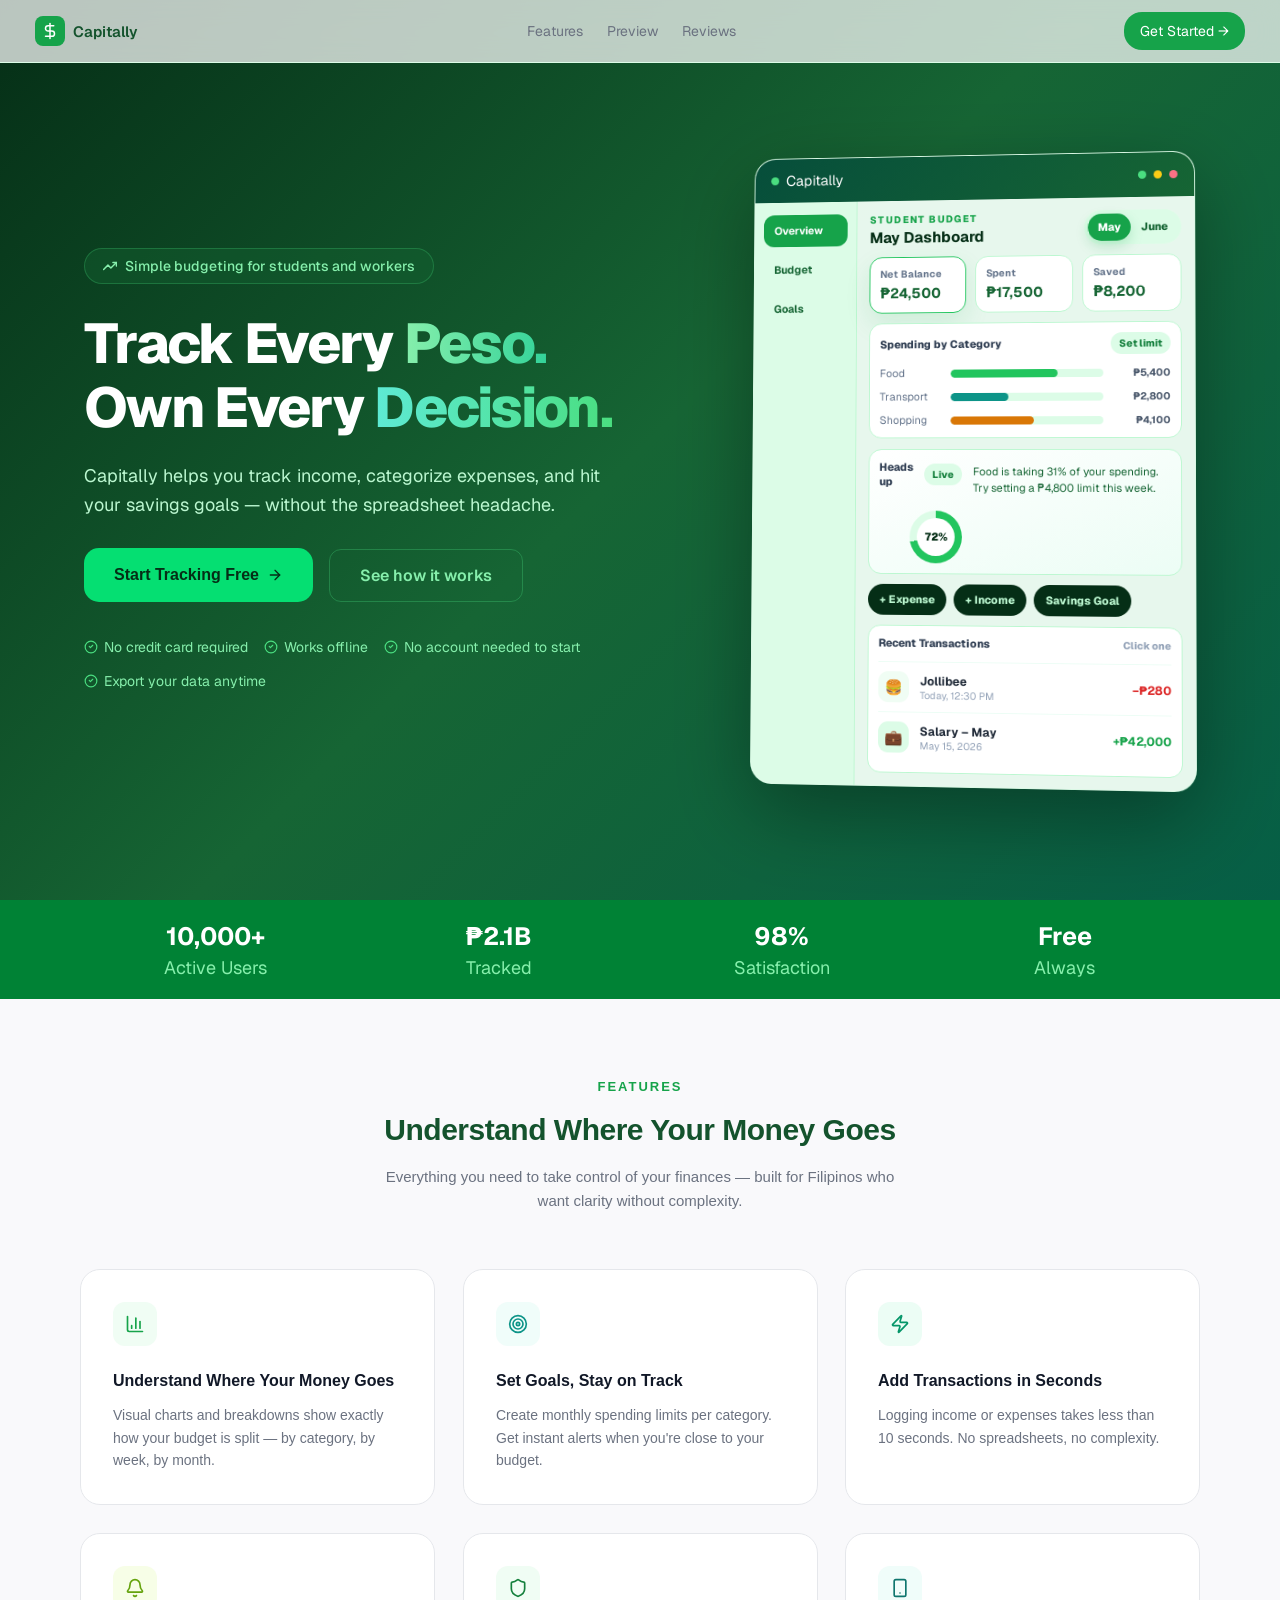
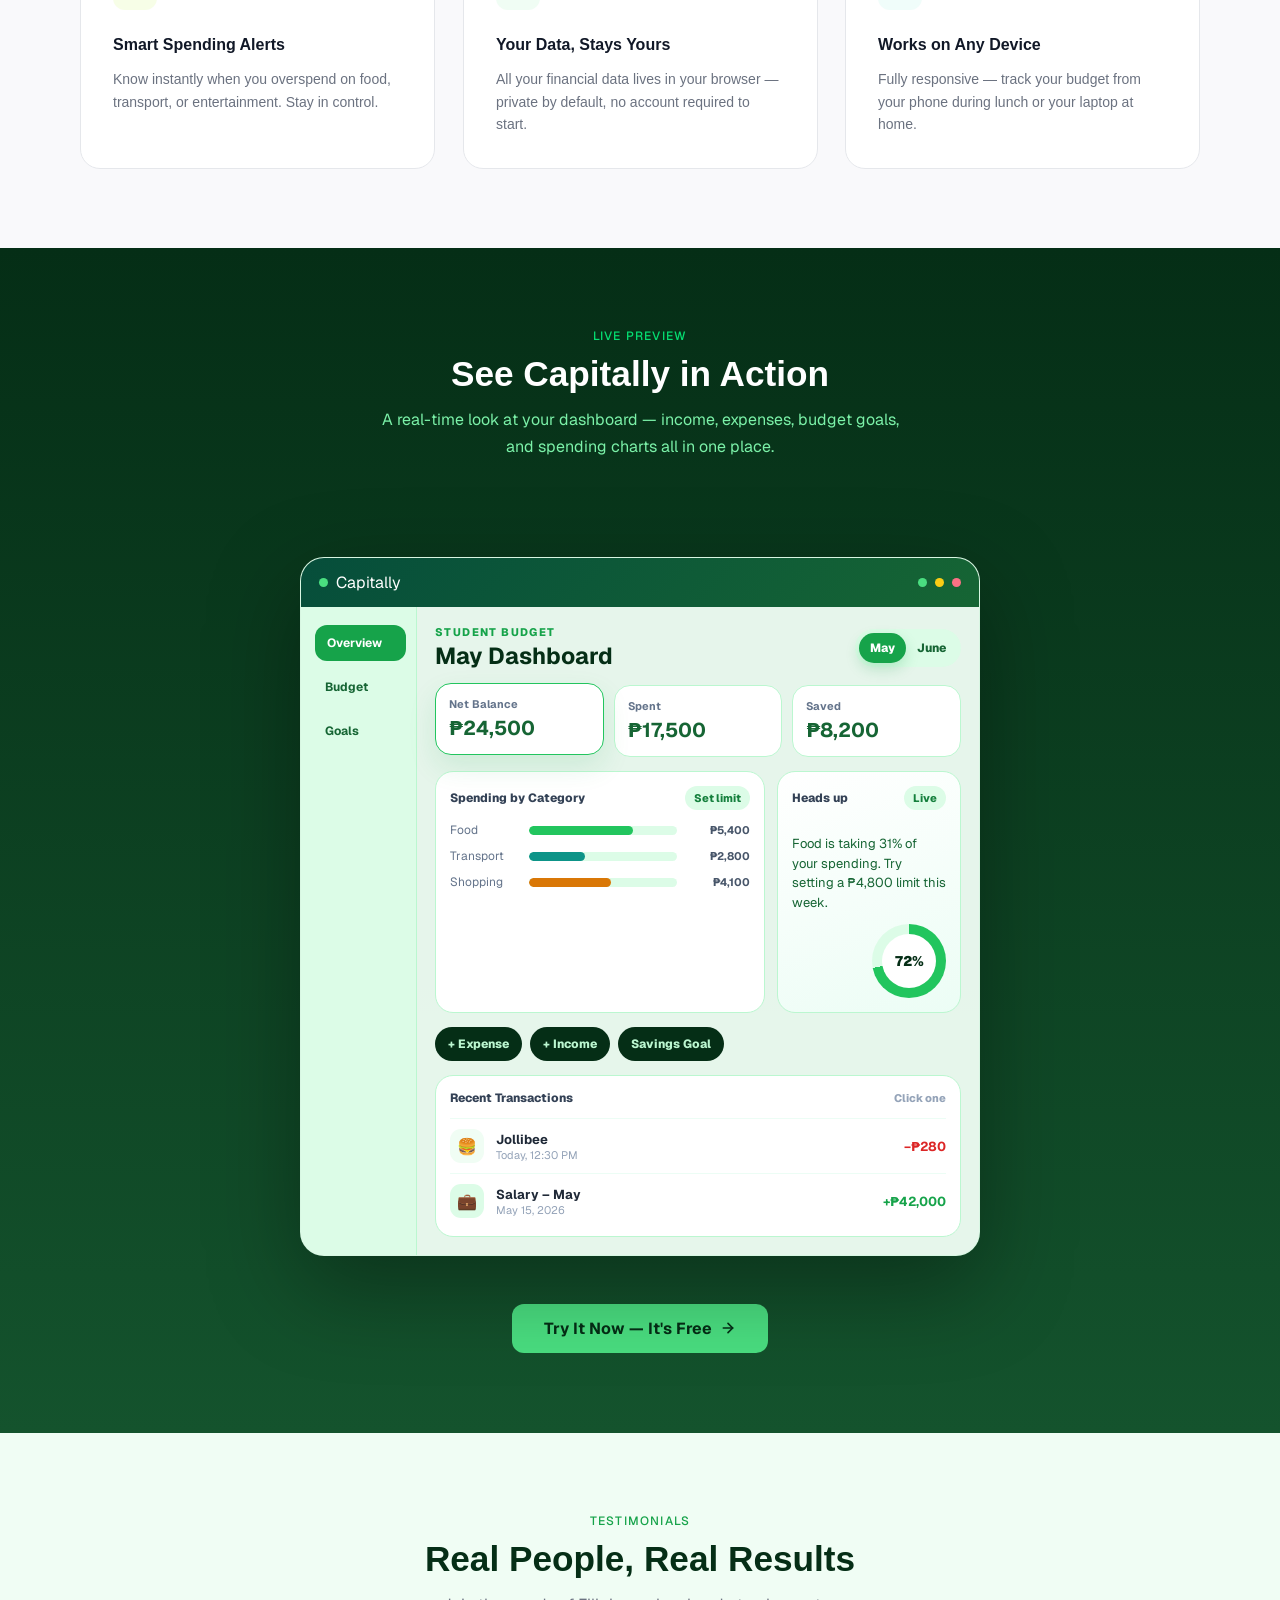
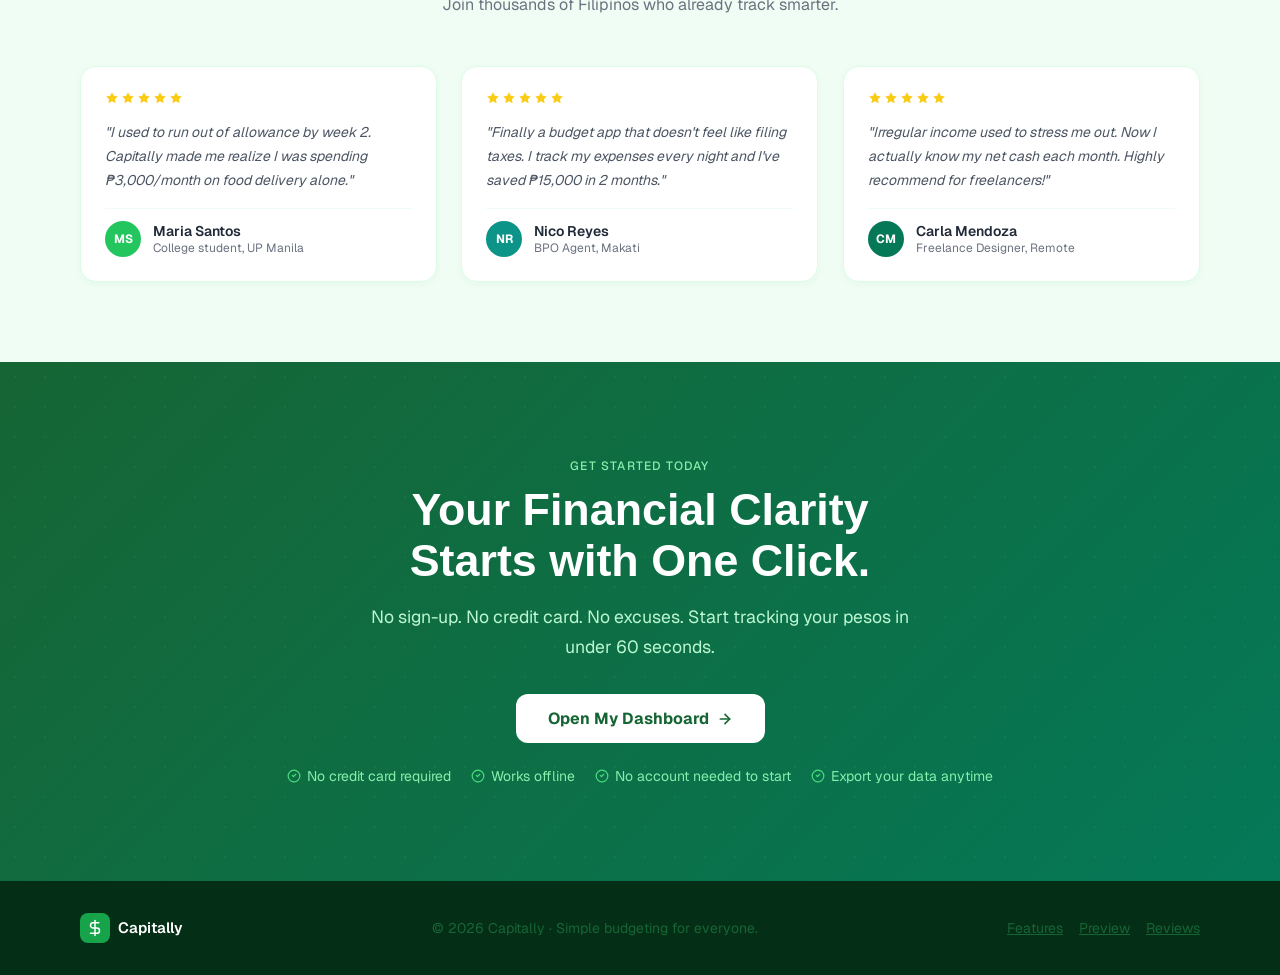
<file: index.html>
﻿<!doctype html>
<html lang="en">
  <head>
    <meta charset="UTF-8" />
    <meta name="viewport" content="width=device-width, initial-scale=1.0" />
    <title>Capitally</title>
    <link rel="stylesheet" href="style.css" />
    <link rel="icon" type="image/png" sizes="32x32" href="favicon_io/favicon-32x32.png" />
    <link rel="icon" type="image/png" sizes="16x16" href="favicon_io/favicon-16x16.png" />
    <link rel="apple-touch-icon" href="favicon_io/apple-touch-icon.png" />
    <link rel="manifest" href="favicon_io/site.webmanifest" />
  </head>
  <body>
    <!-- NAV BAR -->
    <nav class="navbar">
      <div class="nav-inner">
        <div class="nav-logo">
          <div class="logo-icon">
            <svg
              xmlns="http://www.w3.org/2000/svg"
              width="18"
              height="18"
              viewBox="0 0 24 24"
              fill="none"
              stroke="currentColor"
              stroke-width="2"
              stroke-linecap="round"
              stroke-linejoin="round"
            >
              <line x1="12" x2="12" y1="2" y2="22"></line>
              <path
                d="M17 5H9.5a3.5 3.5 0 0 0 0 7h5a3.5 3.5 0 0 1 0 7H6"
              ></path>
            </svg>
          </div>
          <span class="logo-text">Capitally</span>
        </div>
        <div class="nav-links">
          <a href="#features">Features</a>
          <a href="#preview">Preview</a>
          <a href="#Testimonials">Reviews</a>
        </div>
        <a href="dashboard.html" target="_blank" class="nav-btn">Get Started →</a>

        <!-- Hamburger button — visible only on mobile (controlled by CSS) -->
        <button id="hamburger-btn" class="hamburger-btn" aria-label="Open menu">
          <span></span>
          <span></span>
          <span></span>
        </button>
      </div>
    </nav>

    <!-- HERO SECTION -->
    <section class="hero-section" id="home">
      <div class="hero-inner">
        <!-- LEFT: Text Content -->
        <div class="hero-left">
          <a href="#" class="budget-pill anim-fade-up">
            <svg
              class="trend-icon"
              xmlns="http://www.w3.org/2000/svg"
              viewBox="0 0 24 24"
              fill="none"
              stroke="currentColor"
              stroke-width="2.5"
              stroke-linecap="round"
              stroke-linejoin="round"
            >
              <polyline points="23 6 13.5 15.5 8.5 10.5 1 18"></polyline>
              <polyline points="17 6 23 6 23 12"></polyline>
            </svg>
            <span class="pill-text"
              >Simple budgeting for students and workers</span
            >
          </a>

          <div class="hero-content anim-fade-up delay-1">
            <h1 class="hero-headline">
              Track Every <span class="text-gradient gradient-peso">Peso.</span
              ><br />
              Own Every
              <span class="text-gradient gradient-decision">Decision.</span>
            </h1>
            <p class="hero-subheadline">
              Capitally helps you track income, categorize expenses, and hit
              your savings goals — without the spreadsheet headache.
            </p>
          </div>

          <div class="cta-group anim-fade-up delay-2">
            <button
              class="btn-tracking"
              onclick="window.open('dashboard.html', '_blank')"
            >
              Start Tracking Free
              <span class="arrow-icon"></span>
            </button>
            <a href="#preview" class="btn-secondary">See how it works</a>
          </div>

          <div class="perks-container">
            <div class="perk-item anim-fade-up delay-4">
              <span class="icon-check"></span>No credit card required
            </div>
            <div class="perk-item anim-fade-up delay-5">
              <span class="icon-check"></span>Works offline
            </div>
            <div class="perk-item anim-fade-up delay-6">
              <span class="icon-check"></span>No account needed to start
            </div>
            <div class="perk-item anim-fade-up delay-7">
              <span class="icon-check"></span>Export your data anytime
            </div>
          </div>
        </div>
        <div class="hero-right">
          <div class="cap-mockup cap-mockup-hero" data-cap-mockup>
            <div class="cap-window-bar">
              <div class="cap-window-brand">
                <span class="cap-brand-dot"></span>
                <span>Capitally</span>
              </div>
              <div class="cap-window-actions" aria-hidden="true">
                <span></span><span></span><span></span>
              </div>
            </div>

            <div class="cap-app-shell">
              <aside class="cap-sidebar">
                <button
                  class="cap-nav-item is-active"
                  type="button"
                  data-panel="overview"
                >
                  Overview
                </button>
                <button class="cap-nav-item" type="button" data-panel="budget">
                  Budget
                </button>
                <button class="cap-nav-item" type="button" data-panel="goals">
                  Goals
                </button>
              </aside>

              <div class="cap-dashboard">
                <div class="cap-topline">
                  <div>
                    <span class="cap-kicker">Student Budget</span>
                    <h3 class="cap-title">May Dashboard</h3>
                  </div>
                  <div
                    class="cap-month-tabs"
                    aria-label="Choose dashboard month"
                  >
                    <button
                      class="cap-month is-active"
                      type="button"
                      data-month="may"
                    >
                      May
                    </button>
                    <button class="cap-month" type="button" data-month="june">
                      June
                    </button>
                  </div>
                </div>

                <div class="cap-summary-grid">
                  <button
                    class="cap-summary-card is-active"
                    type="button"
                    data-summary="balance"
                  >
                    <span>Net Balance</span>
                    <strong data-balance>₱24,500</strong>
                  </button>
                  <button
                    class="cap-summary-card"
                    type="button"
                    data-summary="spent"
                  >
                    <span>Spent</span>
                    <strong data-spent>₱17,500</strong>
                  </button>
                  <button
                    class="cap-summary-card"
                    type="button"
                    data-summary="saved"
                  >
                    <span>Saved</span>
                    <strong data-saved>₱8,200</strong>
                  </button>
                </div>

                <div class="cap-preview-grid">
                  <section class="cap-panel cap-chart-panel">
                    <div class="cap-panel-head">
                      <span>Spending by Category</span>
                      <button
                        class="cap-chip"
                        type="button"
                        data-action="budget"
                      >
                        Set limit
                      </button>
                    </div>
                    <div class="cap-bar-row">
                      <span>Food</span>
                      <div class="cap-bar-track">
                        <div class="cap-bar-fill" data-bar="food"></div>
                      </div>
                      <strong data-food>₱5,400</strong>
                    </div>
                    <div class="cap-bar-row">
                      <span>Transport</span>
                      <div class="cap-bar-track">
                        <div
                          class="cap-bar-fill teal"
                          data-bar="transport"
                        ></div>
                      </div>
                      <strong data-transport>₱2,800</strong>
                    </div>
                    <div class="cap-bar-row">
                      <span>Shopping</span>
                      <div class="cap-bar-track">
                        <div
                          class="cap-bar-fill amber"
                          data-bar="shopping"
                        ></div>
                      </div>
                      <strong data-shopping>₱4,100</strong>
                    </div>
                  </section>

                  <section class="cap-panel cap-insight-panel">
                    <div class="cap-panel-head">
                      <span>Heads up</span>
                      <span class="cap-live-dot">Live</span>
                    </div>
                    <p data-message>
                      Food is taking 31% of your spending. Try setting a ₱4,800
                      limit this week.
                    </p>
                    <div class="cap-progress-ring" aria-hidden="true">
                      <span data-score>72%</span>
                    </div>
                  </section>
                </div>

                <div class="cap-actions">
                  <button type="button" data-action="expense">+ Expense</button>
                  <button type="button" data-action="income">+ Income</button>
                  <button type="button" data-action="goal">Savings Goal</button>
                </div>

                <section class="cap-panel cap-transaction-panel">
                  <div class="cap-panel-head">
                    <span>Recent Transactions</span>
                    <span class="cap-muted">Click one</span>
                  </div>
                  <button
                    class="cap-transaction"
                    type="button"
                    data-transaction="food"
                  >
                    <span class="cap-txn-icon food">🍔</span>
                    <span
                      ><strong>Jollibee</strong
                      ><small>Today, 12:30 PM</small></span
                    >
                    <b>−₱280</b>
                  </button>
                  <button
                    class="cap-transaction"
                    type="button"
                    data-transaction="salary"
                  >
                    <span class="cap-txn-icon income">💼</span>
                    <span
                      ><strong>Salary – May</strong
                      ><small>May 15, 2026</small></span
                    >
                    <b class="income">+₱42,000</b>
                  </button>
                </section>
              </div>
            </div>
          </div>
        </div>
      </div>
    </section>

    <section class="stats">
      <div class="stats-grid">
        <div class="stat-item anim-pop delay-1">
          <p class="stat-number">10,000+</p>
          <p class="stat-label">Active Users</p>
        </div>

        <div class="stat-item anim-pop delay-2">
          <p class="stat-number">₱2.1B</p>
          <p class="stat-label">Tracked</p>
        </div>

        <div class="stat-item anim-pop delay-3">
          <p class="stat-number">98%</p>
          <p class="stat-label">Satisfaction</p>
        </div>

        <div class="stat-item anim-pop delay-4">
          <p class="stat-number">Free</p>
          <p class="stat-label">Always</p>
        </div>
      </div>
    </section>

    <!-- 2ND SECTION FEATURES -->
    <section id="features" class="features-section">
      <div class="features-container">
        <!-- Section Header -->
        <div class="features-header">
          <span class="features-badge anim-fade-up">Features</span>
          <h2 class="features-title anim-fade-up delay-1">
            Understand Where Your Money Goes
          </h2>
          <p class="features-subtitle anim-fade-up delay-2">
            Everything you need to take control of your finances — built for
            Filipinos who want clarity without complexity.
          </p>
        </div>

        <!-- Features Grid -->
        <div class="features-grid">
          <!-- Feature Card 1 -->
          <div class="feature-card anim-pop delay-1">
            <div class="icon-wrapper icon-chart"></div>
            <h4 class="card-title">Understand Where Your Money Goes</h4>
            <p class="card-description">
              Visual charts and breakdowns show exactly how your budget is split
              — by category, by week, by month.
            </p>
          </div>

          <!-- Feature Card 2 -->
          <div class="feature-card anim-pop delay-2">
            <div class="icon-wrapper icon-target"></div>
            <h4 class="card-title">Set Goals, Stay on Track</h4>
            <p class="card-description">
              Create monthly spending limits per category. Get instant alerts
              when you're close to your budget.
            </p>
          </div>

          <!-- Feature Card 3 -->
          <div class="feature-card anim-pop delay-3">
            <div class="icon-wrapper icon-zap"></div>
            <h4 class="card-title">Add Transactions in Seconds</h4>
            <p class="card-description">
              Logging income or expenses takes less than 10 seconds. No
              spreadsheets, no complexity.
            </p>
          </div>

          <!-- Feature Card 4 -->
          <div class="feature-card anim-pop delay-4">
            <div class="icon-wrapper icon-bell"></div>
            <h4 class="card-title">Smart Spending Alerts</h4>
            <p class="card-description">
              Know instantly when you overspend on food, transport, or
              entertainment. Stay in control.
            </p>
          </div>

          <!-- Feature Card 5 -->
          <div class="feature-card anim-pop delay-5">
            <div class="icon-wrapper icon-shield"></div>
            <h4 class="card-title">Your Data, Stays Yours</h4>
            <p class="card-description">
              All your financial data lives in your browser — private by
              default, no account required to start.
            </p>
          </div>

          <!-- Feature Card 6 -->
          <div class="feature-card anim-pop delay-6">
            <div class="icon-wrapper icon-smartphone"></div>
            <h4 class="card-title">Works on Any Device</h4>
            <p class="card-description">
              Fully responsive — track your budget from your phone during lunch
              or your laptop at home.
            </p>
          </div>
        </div>
      </div>
    </section>

    <!-- PREVIEW -->
    <section class="preview-section" id="preview">
      <div class="preview-inner">
        <div class="section-head">
          <span class="section-eyebrow anim-fade-up" style="color: #05df72"
            >Live Preview</span
          >
          <h2 class="section-title anim-fade-up delay-1" style="color: white">
            See Capitally in Action
          </h2>
          <p class="section-sub anim-fade-up delay-2" style="color: #7bf1a8">
            A real-time look at your dashboard — income, expenses, budget goals,
            and spending charts all in one place.
          </p>
        </div>

        <div class="preview-mockup-wrap anim-fade delay-1">
          <div class="cap-mockup cap-mockup-preview" data-cap-mockup>
            <div class="cap-window-bar">
              <div class="cap-window-brand">
                <span class="cap-brand-dot"></span>
                <span>Capitally</span>
              </div>
              <div class="cap-window-actions" aria-hidden="true">
                <span></span><span></span><span></span>
              </div>
            </div>

            <div class="cap-app-shell">
              <aside class="cap-sidebar">
                <button
                  class="cap-nav-item is-active"
                  type="button"
                  data-panel="overview"
                >
                  Overview
                </button>
                <button class="cap-nav-item" type="button" data-panel="budget">
                  Budget
                </button>
                <button class="cap-nav-item" type="button" data-panel="goals">
                  Goals
                </button>
              </aside>

              <div class="cap-dashboard">
                <div class="cap-topline">
                  <div>
                    <span class="cap-kicker">Student Budget</span>
                    <h3 class="cap-title">May Dashboard</h3>
                  </div>
                  <div
                    class="cap-month-tabs"
                    aria-label="Choose dashboard month"
                  >
                    <button
                      class="cap-month is-active"
                      type="button"
                      data-month="may"
                    >
                      May
                    </button>
                    <button class="cap-month" type="button" data-month="june">
                      June
                    </button>
                  </div>
                </div>

                <div class="cap-summary-grid">
                  <button
                    class="cap-summary-card is-active"
                    type="button"
                    data-summary="balance"
                  >
                    <span>Net Balance</span>
                    <strong data-balance>₱24,500</strong>
                  </button>
                  <button
                    class="cap-summary-card"
                    type="button"
                    data-summary="spent"
                  >
                    <span>Spent</span>
                    <strong data-spent>₱17,500</strong>
                  </button>
                  <button
                    class="cap-summary-card"
                    type="button"
                    data-summary="saved"
                  >
                    <span>Saved</span>
                    <strong data-saved>₱8,200</strong>
                  </button>
                </div>

                <div class="cap-preview-grid">
                  <section class="cap-panel cap-chart-panel">
                    <div class="cap-panel-head">
                      <span>Spending by Category</span>
                      <button
                        class="cap-chip"
                        type="button"
                        data-action="budget"
                      >
                        Set limit
                      </button>
                    </div>
                    <div class="cap-bar-row">
                      <span>Food</span>
                      <div class="cap-bar-track">
                        <div class="cap-bar-fill" data-bar="food"></div>
                      </div>
                      <strong data-food>₱5,400</strong>
                    </div>
                    <div class="cap-bar-row">
                      <span>Transport</span>
                      <div class="cap-bar-track">
                        <div
                          class="cap-bar-fill teal"
                          data-bar="transport"
                        ></div>
                      </div>
                      <strong data-transport>₱2,800</strong>
                    </div>
                    <div class="cap-bar-row">
                      <span>Shopping</span>
                      <div class="cap-bar-track">
                        <div
                          class="cap-bar-fill amber"
                          data-bar="shopping"
                        ></div>
                      </div>
                      <strong data-shopping>₱4,100</strong>
                    </div>
                  </section>

                  <section class="cap-panel cap-insight-panel">
                    <div class="cap-panel-head">
                      <span>Heads up</span>
                      <span class="cap-live-dot">Live</span>
                    </div>
                    <p data-message>
                      Food is taking 31% of your spending. Try setting a ₱4,800
                      limit this week.
                    </p>
                    <div class="cap-progress-ring" aria-hidden="true">
                      <span data-score>72%</span>
                    </div>
                  </section>
                </div>

                <div class="cap-actions">
                  <button type="button" data-action="expense">+ Expense</button>
                  <button type="button" data-action="income">+ Income</button>
                  <button type="button" data-action="goal">Savings Goal</button>
                </div>

                <section class="cap-panel cap-transaction-panel">
                  <div class="cap-panel-head">
                    <span>Recent Transactions</span>
                    <span class="cap-muted">Click one</span>
                  </div>
                  <button
                    class="cap-transaction"
                    type="button"
                    data-transaction="food"
                  >
                    <span class="cap-txn-icon food">🍔</span>
                    <span
                      ><strong>Jollibee</strong
                      ><small>Today, 12:30 PM</small></span
                    >
                    <b>−₱280</b>
                  </button>
                  <button
                    class="cap-transaction"
                    type="button"
                    data-transaction="salary"
                  >
                    <span class="cap-txn-icon income">💼</span>
                    <span
                      ><strong>Salary – May</strong
                      ><small>May 15, 2026</small></span
                    >
                    <b class="income">+₱42,000</b>
                  </button>
                </section>
              </div>
            </div>
          </div>
        </div>

        <button class="btn-primary-lg" onclick="window.open('dashboard.html', '_blank')">Try It Now — It's Free
          <svg
            viewBox="0 0 24 24"
            fill="none"
            stroke="currentColor"
            stroke-width="2.5"
            stroke-linecap="round"
            stroke-linejoin="round"
            style="width: 16px; height: 16px"
          >
            <line x1="5" y1="12" x2="19" y2="12" />
            <polyline points="12 5 19 12 12 19" />
          </svg>
        </button>
      </div>
    </section>

    <!-- TESTIMONIALS -->
    <section class="testimonials-section" id="Testimonials">
      <div class="container">
        <div class="section-head">
          <span class="section-eyebrow anim-fade-up">Testimonials</span>
          <h2 class="section-title anim-fade-up delay-1">
            Real People, Real Results
          </h2>
          <p class="section-sub anim-fade-up delay-2">
            Join thousands of Filipinos who already track smarter.
          </p>
        </div>
        <div class="testimonials-grid">
          <div class="testimonial-card anim-pop delay-1">
            <div class="stars">
              <svg viewBox="0 0 24 24">
                <polygon
                  points="12 2 15.09 8.26 22 9.27 17 14.14 18.18 21.02 12 17.77 5.82 21.02 7 14.14 2 9.27 8.91 8.26 12 2"
                />
              </svg>
              <svg viewBox="0 0 24 24">
                <polygon
                  points="12 2 15.09 8.26 22 9.27 17 14.14 18.18 21.02 12 17.77 5.82 21.02 7 14.14 2 9.27 8.91 8.26 12 2"
                />
              </svg>
              <svg viewBox="0 0 24 24">
                <polygon
                  points="12 2 15.09 8.26 22 9.27 17 14.14 18.18 21.02 12 17.77 5.82 21.02 7 14.14 2 9.27 8.91 8.26 12 2"
                />
              </svg>
              <svg viewBox="0 0 24 24">
                <polygon
                  points="12 2 15.09 8.26 22 9.27 17 14.14 18.18 21.02 12 17.77 5.82 21.02 7 14.14 2 9.27 8.91 8.26 12 2"
                />
              </svg>
              <svg viewBox="0 0 24 24">
                <polygon
                  points="12 2 15.09 8.26 22 9.27 17 14.14 18.18 21.02 12 17.77 5.82 21.02 7 14.14 2 9.27 8.91 8.26 12 2"
                />
              </svg>
            </div>
            <blockquote>
              "I used to run out of allowance by week 2. Capitally made me
              realize I was spending ₱3,000/month on food delivery alone."
            </blockquote>
            <div class="testimonial-author">
              <div class="avatar" style="background: #22c55e">MS</div>
              <div>
                <div class="author-name">Maria Santos</div>
                <div class="author-role">College student, UP Manila</div>
              </div>
            </div>
          </div>

          <div class="testimonial-card anim-pop delay-2">
            <div class="stars">
              <svg viewBox="0 0 24 24">
                <polygon
                  points="12 2 15.09 8.26 22 9.27 17 14.14 18.18 21.02 12 17.77 5.82 21.02 7 14.14 2 9.27 8.91 8.26 12 2"
                />
              </svg>
              <svg viewBox="0 0 24 24">
                <polygon
                  points="12 2 15.09 8.26 22 9.27 17 14.14 18.18 21.02 12 17.77 5.82 21.02 7 14.14 2 9.27 8.91 8.26 12 2"
                />
              </svg>
              <svg viewBox="0 0 24 24">
                <polygon
                  points="12 2 15.09 8.26 22 9.27 17 14.14 18.18 21.02 12 17.77 5.82 21.02 7 14.14 2 9.27 8.91 8.26 12 2"
                />
              </svg>
              <svg viewBox="0 0 24 24">
                <polygon
                  points="12 2 15.09 8.26 22 9.27 17 14.14 18.18 21.02 12 17.77 5.82 21.02 7 14.14 2 9.27 8.91 8.26 12 2"
                />
              </svg>
              <svg viewBox="0 0 24 24">
                <polygon
                  points="12 2 15.09 8.26 22 9.27 17 14.14 18.18 21.02 12 17.77 5.82 21.02 7 14.14 2 9.27 8.91 8.26 12 2"
                />
              </svg>
            </div>
            <blockquote>
              "Finally a budget app that doesn't feel like filing taxes. I track
              my expenses every night and I've saved ₱15,000 in 2 months."
            </blockquote>
            <div class="testimonial-author">
              <div class="avatar" style="background: #0d9488">NR</div>
              <div>
                <div class="author-name">Nico Reyes</div>
                <div class="author-role">BPO Agent, Makati</div>
              </div>
            </div>
          </div>

          <div class="testimonial-card anim-pop delay-3">
            <div class="stars">
              <svg viewBox="0 0 24 24">
                <polygon
                  points="12 2 15.09 8.26 22 9.27 17 14.14 18.18 21.02 12 17.77 5.82 21.02 7 14.14 2 9.27 8.91 8.26 12 2"
                />
              </svg>
              <svg viewBox="0 0 24 24">
                <polygon
                  points="12 2 15.09 8.26 22 9.27 17 14.14 18.18 21.02 12 17.77 5.82 21.02 7 14.14 2 9.27 8.91 8.26 12 2"
                />
              </svg>
              <svg viewBox="0 0 24 24">
                <polygon
                  points="12 2 15.09 8.26 22 9.27 17 14.14 18.18 21.02 12 17.77 5.82 21.02 7 14.14 2 9.27 8.91 8.26 12 2"
                />
              </svg>
              <svg viewBox="0 0 24 24">
                <polygon
                  points="12 2 15.09 8.26 22 9.27 17 14.14 18.18 21.02 12 17.77 5.82 21.02 7 14.14 2 9.27 8.91 8.26 12 2"
                />
              </svg>
              <svg viewBox="0 0 24 24">
                <polygon
                  points="12 2 15.09 8.26 22 9.27 17 14.14 18.18 21.02 12 17.77 5.82 21.02 7 14.14 2 9.27 8.91 8.26 12 2"
                />
              </svg>
            </div>
            <blockquote>
              "Irregular income used to stress me out. Now I actually know my
              net cash each month. Highly recommend for freelancers!"
            </blockquote>
            <div class="testimonial-author">
              <div class="avatar" style="background: #047857">CM</div>
              <div>
                <div class="author-name">Carla Mendoza</div>
                <div class="author-role">Freelance Designer, Remote</div>
              </div>
            </div>
          </div>
        </div>
      </div>
    </section>

    <!-- FINAL CTA -->
    <section class="cta-section">
      <div class="cta-inner">
        <span class="section-eyebrow anim-fade-up" style="color: #86efac"
          >Get Started Today</span
        >
        <h2 class="section-title anim-fade-up delay-1">
          Your Financial Clarity<br />Starts with One Click.
        </h2>
        <p class="section-sub anim-fade-up delay-2">
          No sign-up. No credit card. No excuses. Start tracking your pesos in
          under 60 seconds.
        </p>
        <div class="cta-btns anim-pop delay-3">
          <button class="btn-white"  onclick="window.open('dashboard.html', '_blank')">
            Open My Dashboard
            <svg
              viewBox="0 0 24 24"
              fill="none"
              stroke="currentColor"
              stroke-width="2.5"
              stroke-linecap="round"
              stroke-linejoin="round"
              style="width: 16px; height: 16px"
            >
              <line x1="5" y1="12" x2="19" y2="12" />
              <polyline points="12 5 19 12 12 19" />
            </svg>
          </button>
        </div>
        <div class="cta-checks">
          <div class="perk-item anim-fade-up delay-4">
            <span class="icon-check"></span>No credit card required
          </div>
          <div class="perk-item anim-fade-up delay-5">
            <span class="icon-check"></span>Works offline
          </div>
          <div class="perk-item anim-fade-up delay-6">
            <span class="icon-check"></span>No account needed to start
          </div>
          <div class="perk-item anim-fade-up delay-7">
            <span class="icon-check"></span>Export your data anytime
          </div>
        </div>
      </div>
    </section>

    <!-- FOOTER -->
    <footer>
      <div class="inner">
        <div class="footer-logo">
          <!-- Same structure as the navbar logo -->
          <div class="logo-icon">
            <svg
              xmlns="http://www.w3.org/2000/svg"
              width="18"
              height="18"
              viewBox="0 0 24 24"
              fill="none"
              stroke="currentColor"
              stroke-width="2"
              stroke-linecap="round"
              stroke-linejoin="round"
            >
              <line x1="12" x2="12" y1="2" y2="22"></line>
              <path
                d="M17 5H9.5a3.5 3.5 0 0 0 0 7h5a3.5 3.5 0 0 1 0 7H6"
              ></path>
            </svg>
          </div>
          <span class="logo-text">Capitally</span>
        </div>
        <p class="copy">© 2026 Capitally · Simple budgeting for everyone.</p>
        <div class="footer-links">
          <a href="#features">Features</a>
          <a href="#preview">Preview</a>
          <a href="#Testimonials">Reviews</a>
        </div>
      </div>
    </footer>
    <script src="index.js"></script>
  </body>
</html>
</file>
<file: style.css>
﻿/* IMPORT */
@import url('https://fonts.googleapis.com/css2?family=Geist:wght@400;500;600;700&display=swap');


/* ROOT */
:root {
  --main-font: 'Geist', ui-sans-serif, system-ui, sans-serif;
  --radius: 0.75rem;
  --radius-xl: 1rem;
}


/* RESET BASE */
*, *::before, *::after {
  box-sizing: border-box;
  margin: 0;
  padding: 0;
}

html {
  font-size: 16px;
  scroll-behavior: smooth;
}

body {
  margin: 0;
  padding: 0;
  font-family: 'Geist', ui-sans-serif, system-ui, sans-serif;
}


/* NAVBAR */
.navbar {
  position: fixed;
  top: 0;
  left: 0;
  right: 0;
  z-index: 100;
  background: rgba(255, 255, 255, 0.726);
  backdrop-filter: blur(12px);
  border-bottom: 1px solid #dcfce7;
}

.nav-inner {
  margin: 0 auto;
  padding: 12px 20px;
  display: flex;
  max-width: 1250px;
  align-items: center;
  justify-content: space-between;
}

.nav-logo {
  display: flex;
  align-items: center;
  gap: 8px;
}

.logo-icon {
  background: #16a34a;
  color: white;
  padding: 6px;
  border-radius: 8px;
  display: flex;
  align-items: center;
  justify-content: center;
}

.logo-text {
  font-weight: 600;
  color: #14532d;
  font-size: 15px;
}

.nav-links {
  display: flex;
  gap: 24px;
}

.nav-links a {
  text-decoration: none;
  color: #6b7280;
  font-size: 14px;
  transition: color 0.2s;
}

.nav-links a:hover {
  color: #15803d;
}

.nav-btn {
  background: #16a34a;
  color: white;
  padding: 10px 16px;
  border-radius: 18px;
  font-size: 14px;
  text-decoration: none;
  transition: background 0.2s;
}

.nav-btn:hover {
  background: #15803d;
}

.logo {
  display: flex;
  align-items: center;
  gap: 10px;
  flex-shrink: 0;
}

.logo h1 {
  margin: 0;
  color: #14532d;
}

.logo-cat {
  width: 50px;
  height: 50px;
  object-fit: cover;
  border-radius: 50%;
}

.header-btn {
  flex-shrink: 0;
}

.header-btn a {
  text-decoration: none;
  background-color: #05df72;
  color: white;
  padding: 10px 20px;
  border-radius: 15px;
  font-weight: bold;
  transition: 0.3s;
}

.header-btn a:hover {
  background-color: #16a34a;
}


/* â”€â”€â”€â”€â”€â”€â”€â”€â”€â”€â”€â”€â”€â”€â”€â”€â”€â”€â”€â”€â”€â”€â”€â”€â”€â”€â”€â”€â”€â”€â”€â”€â”€â”€â”€â”€â”€â”€â”€â”€â”€â”€â”€â”€â”€
   HERO
â”€â”€â”€â”€â”€â”€â”€â”€â”€â”€â”€â”€â”€â”€â”€â”€â”€â”€â”€â”€â”€â”€â”€â”€â”€â”€â”€â”€â”€â”€â”€â”€â”€â”€â”€â”€â”€â”€â”€â”€â”€â”€â”€â”€â”€ */
.hero-section {
  background: linear-gradient(135deg, #052e16, #166534, #065f46);
  min-height: 100vh;
  display: flex;
  align-items: center;
  justify-content: center;
  font-family: 'Geist', ui-sans-serif, system-ui, sans-serif;
  box-sizing: border-box;
}

.hero-inner {
  display: flex;
  flex-direction: row;
  align-items: center;
  justify-content: space-between;
  gap: 60px;
  width: 100%;
  max-width: 1200px;
}

.hero-left {
  display: flex;
  flex-direction: column;
  align-items: flex-start;
  gap: 28px;
  flex: 1;
}

.hero-right {
  flex-shrink: 0;
  display: flex;
  align-items: center;
  justify-content: center;
}

.hero-gif {
  width: 600px;
  height: auto;
  border-radius: 20px;
}

.hero h1 {
  color: white;
  font-size: 36px;
  margin-bottom: 20px;
}

.hero p {
  color: white;
  font-size: 18px;
  margin-bottom: 30px;
}

.hero a {
  text-decoration: none;
  background-color: #22c55e;
  color: rgb(9, 9, 9);
  padding: 15px 30px;
  border-radius: 8px;
  font-weight: bold;
  transition: 0.3s;
}

.pill-container {
  padding: 40px;
  display: flex;
  justify-content: center;
  align-items: center;
  font-family: -apple-system, BlinkMacSystemFont, "Segoe UI", Roboto, sans-serif;
}

.budget-pill {
  display: inline-flex;
  align-items: center;
  gap: 8px;
  background-color: rgba(22, 101, 52, 0.4);
  border: 1px solid rgba(74, 222, 128, 0.25);
  border-radius: 9999px;
  padding: 8px 18px;
  color: #86efac;
  text-decoration: none;
  font-size: 14px;
  font-weight: 500;
  transition: all 0.2s ease-in-out;
}

.budget-pill:hover {
  background-color: rgba(6, 84, 41, 0.9);
  border-color: #109649;
  color: #6effa3;
  box-shadow: 0 0 15px rgba(82, 224, 133, 0.15);
  transform: translateY(-1px);
}

.budget-pill:active {
  transform: translateY(0);
}

.trend-icon {
  width: 14px;
  height: 14px;
  flex-shrink: 0;
}

.hero-content {
  max-width: 720px;
}

.hero-content-light {
  max-width: 800px;
  font-family: -apple-system, BlinkMacSystemFont, sans-serif;
}

.hero-headline {
  color: #ffffff;
  font-size: clamp(35px, 5vw, 56px);
  font-weight: 800;
  line-height: 1.15;
  letter-spacing: -0.03em;
  margin: 0 0 20px 0;
  text-align: left;
}

.text-gradient {
  display: inline-block;
}

.gradient-peso {
  background: linear-gradient(to right, #86efac, #34d399);
  -webkit-background-clip: text;
  background-clip: text;
  -webkit-text-fill-color: transparent;
  color: transparent;
}

.gradient-decision {
  background: linear-gradient(to right, #5eead4, #4ade80);
  -webkit-background-clip: text;
  background-clip: text;
  -webkit-text-fill-color: transparent;
  color: transparent;
}

.hero-subheadline {
  color: #bbf7d0;
  font-size: 18px;
  line-height: 1.625;
  max-width: 540px;
  margin: 0;
  text-align: left;
}

.cta-group {
  display: flex;
  flex-wrap: wrap;
  justify-content: flex-start;
  align-items: center;
  gap: 16px;
}

.btn-tracking {
  display: inline-flex;
  align-items: center;
  gap: 8px;
  padding: 18px 30px;
  border-radius: 15px;
  border: none;
  cursor: pointer;
  background-color: #05df72;
  color: #052e16;
  font-weight: 550;
  font-size: 16px;
  transition: all 0.15s ease-in-out;
}

.btn-tracking:hover {
  background-color: #86efac;
  transform: translateY(-2px);
  box-shadow: 0 10px 20px rgba(74, 222, 128, 0.3);
}

.btn-tracking:active {
  transform: translateY(0);
}

.arrow-icon {
  width: 16px;
  height: 16px;
  display: inline-block;
  background-image: url("data:image/svg+xml,%3Csvg xmlns='http://www.w3.org/2000/svg' width='16' height='16' viewBox='0 0 24 24' fill='none' stroke='%23052e16' stroke-width='2' stroke-linecap='round' stroke-linejoin='round'%3E%3Cpath d='M5 12h14'%3E%3C/path%3E%3Cpath d='m12 5 7 7-7 7'%3E%3C/path%3E%3C/svg%3E");
  background-repeat: no-repeat;
  background-position: center;
}

.btn-secondary {
  display: inline-flex;
  align-items: center;
  justify-content: center;
  padding: 15px 30px;
  border-radius: 12px;
  border: 1px solid rgba(74, 222, 128, 0.3);
  background: transparent;
  cursor: pointer;
  text-decoration: none;
  color: #86efac;
  font-weight: 600;
  font-size: 16px;
  transition: all 0.15s cubic-bezier(0.4, 0, 0.2, 1);
}

.btn-secondary:hover {
  color: #ffffff;
  border-color: #4ade80;
}

.perks-container {
  display: flex;
  flex-wrap: wrap;
  gap: 16px;
  padding-top: 8px;
  opacity: 1;
  font-family: 'Geist', ui-sans-serif, system-ui, sans-serif;
  box-sizing: border-box;
}

.perk-item {
  display: flex;
  align-items: center;
  gap: 6px;
  color: #86efac;
  font-size: 14px;
  white-space: nowrap;
}

.icon-check {
  width: 14px;
  height: 14px;
  display: inline-block;
  flex-shrink: 0;
  background-image: url("data:image/svg+xml,%3Csvg xmlns='http://www.w3.org/2000/svg' width='14' height='14' viewBox='0 0 24 24' fill='none' stroke='%234ade80' stroke-width='2' stroke-linecap='round' stroke-linejoin='round'%3E%3Ccircle cx='12' cy='12' r='10'%3E%3C/circle%3E%3Cpolyline points='9 11 11 13 15 9'%3E%3C/polyline%3E%3C/svg%3E");
  background-repeat: no-repeat;
  background-position: center;
}

.cta-btn {
  text-decoration: none;
  background-color: #05df72;
  color: #032e15;
  padding: 10px 20px;
  border-radius: 16px;
  font-weight: bold;
  transition: 0.3s;
}


/* â”€â”€â”€â”€â”€â”€â”€â”€â”€â”€â”€â”€â”€â”€â”€â”€â”€â”€â”€â”€â”€â”€â”€â”€â”€â”€â”€â”€â”€â”€â”€â”€â”€â”€â”€â”€â”€â”€â”€â”€â”€â”€â”€â”€â”€
   STATS BAR
â”€â”€â”€â”€â”€â”€â”€â”€â”€â”€â”€â”€â”€â”€â”€â”€â”€â”€â”€â”€â”€â”€â”€â”€â”€â”€â”€â”€â”€â”€â”€â”€â”€â”€â”€â”€â”€â”€â”€â”€â”€â”€â”€â”€â”€ */
.stats {
  display: flex;
  justify-content: space-around;
  align-items: center;
  padding: 20px;
  background: #008235;
  color: white;
  flex-wrap: wrap;
  gap: 20px;
}

.stats-grid {
  display: grid;
  grid-template-columns: repeat(2, minmax(0, 1fr));
  gap: 180px;
  margin: 0 auto;
  text-align: center;
  font-family: 'Geist', ui-sans-serif, system-ui, sans-serif;
  box-sizing: border-box;
}

.stat-item {
  opacity: 1;
  transform: none;
}

.stat-number {
  color: #ffffff;
  font-size: 25px;
  font-weight: 700;
  margin: 0 0 4px 0;
}

.stat-label {
  color: #86efac;
  font-size: 18px;
  margin: 0;
}

.stats-bar {
  background: #15803d;
  padding: 24px 20px;
}

.stats-inner {
  max-width: 900px;
  margin: 0 auto;
  display: grid;
  grid-template-columns: repeat(4, 1fr);
  gap: 24px;
  text-align: center;
}

.stat-num {
  color: white;
  font-family: 'Geist', ui-sans-serif, system-ui, sans-serif;
  font-size: 1.5rem;
  font-weight: 700;
}

@media (min-width: 768px) {
  .stats-grid {
    grid-template-columns: repeat(4, minmax(0, 1fr));
  }
}


/* â”€â”€â”€â”€â”€â”€â”€â”€â”€â”€â”€â”€â”€â”€â”€â”€â”€â”€â”€â”€â”€â”€â”€â”€â”€â”€â”€â”€â”€â”€â”€â”€â”€â”€â”€â”€â”€â”€â”€â”€â”€â”€â”€â”€â”€
   FEATURES
â”€â”€â”€â”€â”€â”€â”€â”€â”€â”€â”€â”€â”€â”€â”€â”€â”€â”€â”€â”€â”€â”€â”€â”€â”€â”€â”€â”€â”€â”€â”€â”€â”€â”€â”€â”€â”€â”€â”€â”€â”€â”€â”€â”€â”€ */
.features-section {
  min-height: 70vh;
  display: flex;
  flex-direction: column;
  justify-content: center;
  align-items: center;
  padding: 80px 24px;
  background-color: #f9f9fb;
  font-family: -apple-system, BlinkMacSystemFont, "Segoe UI", Roboto, Helvetica, Arial, sans-serif;
  box-sizing: border-box;
}

.section-eyebrow {
  color: #16a34a;
  font-size: 12px;
  font-weight: 500;
  text-transform: uppercase;
  letter-spacing: 1.2px;
  display: block;
  margin-bottom: 10px;
}

.section-title {
font-family: 'Syne', sans-serif;
font-size: clamp(1.6rem, 3vw, 2.2rem);
color: #052e16;
margin-bottom: 12px;
}
.section-sub {
color: #6b7280;
max-width: 540px;
margin: 0 auto;
line-height: 1.7;
}
.section-head { text-align: center; margin-bottom: 48px; }
.features-grid {
display: grid;
grid-template-columns: repeat(3, 1fr);
gap: 24px;
max-width: 1120px;
margin: 0 auto;
}

.features-section * {
  box-sizing: border-box;
}

.features-container {
  max-width: 1200px;
  margin: 0 auto;
  display: flex;
  flex-direction: column;
  gap: 56px;
}

.features-header {
  display: flex;
  flex-direction: column;
  gap: 16px;
  max-width: 650px;
  margin: 0 auto;
  text-align: center;
}

.features-badge {
  color: #16a34a;
  font-size: 13px;
  font-weight: 600;
  text-transform: uppercase;
  letter-spacing: 2px;
}

.features-title {
  color: #14532d;
  font-size: 30px;
  font-weight: 700;
  letter-spacing: -0.5px;
  margin: 0;
  line-height: 1.3;
}

.features-subtitle {
  color: #6b7280;
  max-width: 540px;
  font-size: 15px;
  line-height: 1.6;
  margin: 0 auto;
}

.features-grid {
  display: grid;
  gap: 28px;
  grid-template-columns: 1fr;
}

@media (min-width: 640px) {
  .features-grid {
    grid-template-columns: repeat(2, 1fr);
  }
}

@media (min-width: 1024px) {
  .features-grid {
    grid-template-columns: repeat(3, 1fr);
  }
}

.feature-card {
  background-color: #ffffff;
  border-radius: 20px;
  border: 1px solid #e5e7eb;
  padding: 32px;
  transition: border-color 0.25s ease, box-shadow 0.25s ease;
  display: flex;
  flex-direction: column;
  align-items: flex-start;
}

.feature-card:hover {
  border-color: #bbf7d0;
  box-shadow: 0 10px 25px -5px rgba(0, 0, 0, 0.05), 0 8px 10px -6px rgba(0, 0, 0, 0.03);
}

.icon-wrapper {
  width: 44px;
  height: 44px;
  border-radius: 12px;
  margin-bottom: 24px;
  background-repeat: no-repeat;
  background-position: center;
  background-size: 20px 20px;
  transition: transform 0.25s ease;
}

.feature-card:hover .icon-wrapper {
  transform: scale(1.1);
}

.icon-chart {
  background-color: #f0fdf4;
  background-image: url("data:image/svg+xml,%3Csvg xmlns='http://www.w3.org/2000/svg' width='20' height='20' viewBox='0 0 24 24' fill='none' stroke='%2316a34a' stroke-width='2' stroke-linecap='round' stroke-linejoin='round'%3E%3Cpath d='M3 3v16a2 2 0 0 0 2 2h16'/%3E%3Cpath d='M18 17V9'/%3E%3Cpath d='M13 17V5'/%3E%3Cpath d='M8 17v-3'/%3E%3C/svg%3E");
}

.icon-target {
  background-color: #f0fdfa;
  background-image: url("data:image/svg+xml,%3Csvg xmlns='http://www.w3.org/2000/svg' width='20' height='20' viewBox='0 0 24 24' fill='none' stroke='%230d9488' stroke-width='2' stroke-linecap='round' stroke-linejoin='round'%3E%3Ccircle cx='12' cy='12' r='10'/%3E%3Ccircle cx='12' cy='12' r='6'/%3E%3Ccircle cx='12' cy='12' r='2'/%3E%3C/svg%3E");
}

.icon-zap {
  background-color: #ecfdf5;
  background-image: url("data:image/svg+xml,%3Csvg xmlns='http://www.w3.org/2000/svg' width='20' height='20' viewBox='0 0 24 24' fill='none' stroke='%23059669' stroke-width='2' stroke-linecap='round' stroke-linejoin='round'%3E%3Cpath d='M4 14a1 1 0 0 1-.78-1.63l9.9-10.2a.5.5 0 0 1 .86.46l-1.92 6.02A1 1 0 0 0 13 10h7a1 1 0 0 1 .78 1.63l-9.9 10.2a.5.5 0 0 1-.86-.46l1.92-6.02A1 1 0 0 0 11 14z'/%3E%3C/svg%3E");
}

.icon-bell {
  background-color: #f7fee7;
  background-image: url("data:image/svg+xml,%3Csvg xmlns='http://www.w3.org/2000/svg' width='20' height='20' viewBox='0 0 24 24' fill='none' stroke='%2365a30d' stroke-width='2' stroke-linecap='round' stroke-linejoin='round'%3E%3Cpath d='M10.268 21a2 2 0 0 0 3.464 0'/%3E%3Cpath d='M3.262 15.326A1 1 0 0 0 4 17h16a1 1 0 0 0 .74-1.673C19.41 13.956 18 12.499 18 8A6 6 0 0 0 6 8c0 4.499-1.411 5.956-2.738 7.326'/%3E%3C/svg%3E");
}

.icon-shield {
  background-color: #f0fdf4;
  background-image: url("data:image/svg+xml,%3Csvg xmlns='http://www.w3.org/2000/svg' width='20' height='20' viewBox='0 0 24 24' fill='none' stroke='%2315803d' stroke-width='2' stroke-linecap='round' stroke-linejoin='round'%3E%3Cpath d='M20 13c0 5-3.5 7.5-7.66 8.95a1 1 0 0 1-.67-.01C7.5 20.5 4 18 4 13V6a1 1 0 0 1 1-1c2 0 4.5-1.2 6.24-2.72a1.17 1.17 0 0 1 1.52 0C14.51 3.81 17 5 19 5a1 1 0 0 1 1 1z'/%3E%3C/svg%3E");
}

.icon-smartphone {
  background-color: #f0fdfa;
  background-image: url("data:image/svg+xml,%3Csvg xmlns='http://www.w3.org/2000/svg' width='20' height='20' viewBox='0 0 24 24' fill='none' stroke='%230f766e' stroke-width='2' stroke-linecap='round' stroke-linejoin='round'%3E%3Crect width='14' height='20' x='5' y='2' rx='2' ry='2'/%3E%3Cpath d='M12 18h.01'/%3E%3C/svg%3E");
}

.card-title {
  color: #111827;
  font-size: 16px;
  font-weight: 600;
  margin-top: 0;
  margin-bottom: 12px;
  line-height: 1.4;
}

.card-description {
  color: #6b7280;
  font-size: 14px;
  line-height: 1.6;
  margin: 0;
}


/* â”€â”€â”€â”€â”€â”€â”€â”€â”€â”€â”€â”€â”€â”€â”€â”€â”€â”€â”€â”€â”€â”€â”€â”€â”€â”€â”€â”€â”€â”€â”€â”€â”€â”€â”€â”€â”€â”€â”€â”€â”€â”€â”€â”€â”€
   PREVIEW
â”€â”€â”€â”€â”€â”€â”€â”€â”€â”€â”€â”€â”€â”€â”€â”€â”€â”€â”€â”€â”€â”€â”€â”€â”€â”€â”€â”€â”€â”€â”€â”€â”€â”€â”€â”€â”€â”€â”€â”€â”€â”€â”€â”€â”€ */
.preview-section {
  background: linear-gradient(to bottom, #052e16, #14532d);
  min-height: 80vh;
  display: flex;
  flex-direction: column;
  justify-content: center;
  align-items: center;
  padding: 80px 20px;
  text-align: center;
}

.preview-inner {
  max-width: 1120px;
  margin: 0 auto;
  display: flex;
  flex-direction: column;
  align-items: center;
  gap: 48px;
}

.preview-section .section-title { color: white; }
.preview-section .section-sub   { color: #86efac; }

.preview-mockup-wrap {
  width: 100%;
  max-width: 480px;
  padding: 0 16px;
}

.gif-row {
  display: flex;
  flex-direction: row;
  gap: 100px;
  margin-top: 20px;
}

.gif-row img {
  width: 400px;
  height: 420px;
  border-radius: 10px;
}

.btn-primary-lg {
  background: #4ade80;
  color: #052e16;
  padding: 14px 32px;
  border-radius: var(--radius);
  border: none;
  cursor: pointer;
  font-family: 'Geist', ui-sans-serif, system-ui, sans-serif;
  font-weight: 700;
  font-size: 1rem;
  display: flex;
  align-items: center;
  gap: 8px;
  transition: background 0.2s, transform 0.2s;
}

.btn-primary-lg:hover {
  background: #86efac;
  transform: translateY(-2px);
}


/* â”€â”€â”€â”€â”€â”€â”€â”€â”€â”€â”€â”€â”€â”€â”€â”€â”€â”€â”€â”€â”€â”€â”€â”€â”€â”€â”€â”€â”€â”€â”€â”€â”€â”€â”€â”€â”€â”€â”€â”€â”€â”€â”€â”€â”€
   DASHBOARD MOCKUP
â”€â”€â”€â”€â”€â”€â”€â”€â”€â”€â”€â”€â”€â”€â”€â”€â”€â”€â”€â”€â”€â”€â”€â”€â”€â”€â”€â”€â”€â”€â”€â”€â”€â”€â”€â”€â”€â”€â”€â”€â”€â”€â”€â”€â”€ */
.mockup-wrap {
  display: flex;
  justify-content: center;
  padding: 0 32px;
}

.dashboard-card {
  background: white;
  border-radius: 1.25rem;
  overflow: hidden;
  box-shadow: 0 24px 80px rgba(0, 0, 0, 0.4);
  width: 100%;
  max-width: 420px;
}

.dash-header {
  background: #14532d;
  padding: 16px 20px;
  display: flex;
  align-items: center;
  justify-content: space-between;
}

.dash-header-logo {
  display: flex;
  align-items: center;
  gap: 8px;
  font-family: 'Geist', ui-sans-serif, system-ui, sans-serif;
  font-weight: 600;
  color: white;
  font-size: 0.9rem;
}

.dash-header-logo .dot {
  width: 8px;
  height: 8px;
  border-radius: 50%;
  background: #4ade80;
}

.dash-month {
  font-size: 0.75rem;
  color: #86efac;
}

.dash-body {
  padding: 20px;
  background: #f0fdf4;
}

.dash-balance {
  background: linear-gradient(135deg, #15803d, #16a34a);
  border-radius: var(--radius);
  padding: 16px 18px;
  color: white;
  margin-bottom: 16px;
}

.dash-balance-label {
  font-size: 0.75rem;
  color: #bbf7d0;
  margin-bottom: 4px;
}

.dash-balance-amount {
  font-family: 'Geist', ui-sans-serif, system-ui, sans-serif;
  font-size: 1.6rem;
  font-weight: 700;
}

.dash-balance-sub {
  margin-top: 8px;
  display: flex;
  gap: 16px;
}

.dash-balance-sub span {
  font-size: 0.75rem;
  color: #bbf7d0;
}

.dash-balance-sub strong {
  font-weight: 600;
}

.dash-row {
  display: flex;
  gap: 10px;
  margin-bottom: 16px;
}

.dash-stat {
  flex: 1;
  background: white;
  border-radius: var(--radius);
  padding: 12px 14px;
  border: 1px solid #dcfce7;
}

.dash-stat-label {
  font-size: 0.7rem;
  color: #6b7280;
  margin-bottom: 4px;
}

.dash-stat-value {
  font-family: 'Geist', ui-sans-serif, system-ui, sans-serif;
  font-size: 1rem;
  font-weight: 700;
  color: #166534;
}

.dash-stat-value.red {
  color: #dc2626;
}

.dash-chart-bar {
  background: white;
  border-radius: var(--radius);
  padding: 14px;
  border: 1px solid #dcfce7;
  margin-bottom: 16px;
}

.dash-chart-title {
  font-size: 0.75rem;
  font-weight: 600;
  color: #4b5563;
  margin-bottom: 10px;
}

.bar-row {
  display: flex;
  align-items: center;
  gap: 8px;
  margin-bottom: 8px;
}

.bar-label {
  font-size: 0.7rem;
  color: #6b7280;
  width: 60px;
  flex-shrink: 0;
}

.bar-track {
  flex: 1;
  background: #dcfce7;
  border-radius: 999px;
  height: 7px;
  overflow: hidden;
}

.bar-fill {
  height: 100%;
  border-radius: 999px;
  background: #22c55e;
}

.bar-fill.teal   { background: #0d9488; }
.bar-fill.amber  { background: #d97706; }
.bar-fill.violet { background: #7c3aed; }

.bar-amount {
  font-size: 0.7rem;
  color: #6b7280;
  width: 44px;
  text-align: right;
  flex-shrink: 0;
}

.dash-txn {
  background: white;
  border-radius: var(--radius);
  padding: 14px;
  border: 1px solid #dcfce7;
}

.dash-txn-title {
  font-size: 0.75rem;
  font-weight: 600;
  color: #4b5563;
  margin-bottom: 10px;
}

.txn-item {
  display: flex;
  align-items: center;
  gap: 10px;
  padding: 6px 0;
  border-bottom: 1px solid #f0fdf4;
}

.txn-item:last-child {
  border-bottom: none;
}

.txn-icon {
  width: 28px;
  height: 28px;
  border-radius: 8px;
  display: flex;
  align-items: center;
  justify-content: center;
  font-size: 0.85rem;
  flex-shrink: 0;
}

.txn-info { flex: 1; }

.txn-name {
  font-size: 0.75rem;
  font-weight: 600;
  color: #1f2937;
}

.txn-date {
  font-size: 0.65rem;
  color: #9ca3af;
}

.txn-amount {
  font-size: 0.8rem;
  font-weight: 700;
  font-family: 'Geist', ui-sans-serif, system-ui, sans-serif;
}

.txn-amount.income  { color: #16a34a; }
.txn-amount.expense { color: #dc2626; }


/* â”€â”€â”€â”€â”€â”€â”€â”€â”€â”€â”€â”€â”€â”€â”€â”€â”€â”€â”€â”€â”€â”€â”€â”€â”€â”€â”€â”€â”€â”€â”€â”€â”€â”€â”€â”€â”€â”€â”€â”€â”€â”€â”€â”€â”€
   REVIEWS / TESTIMONIALS
â”€â”€â”€â”€â”€â”€â”€â”€â”€â”€â”€â”€â”€â”€â”€â”€â”€â”€â”€â”€â”€â”€â”€â”€â”€â”€â”€â”€â”€â”€â”€â”€â”€â”€â”€â”€â”€â”€â”€â”€â”€â”€â”€â”€â”€ */
.reviews-section {
  min-height: 50vh;
  display: flex;
  flex-direction: column;
  justify-content: center;
  align-items: center;
  padding: 40px 20px;
  text-align: center;
}

.testimonials-section {
  padding: 80px 20px;
  background: #f0fdf4;
}

.testimonials-grid {
  display: grid;
  grid-template-columns: repeat(3, 1fr);
  gap: 24px;
  max-width: 1120px;
  margin: 0 auto;
}

.testimonial-card {
  background: white;
  border-radius: var(--radius-xl);
  padding: 24px;
  border: 1px solid #dcfce7;
  box-shadow: 0 2px 8px rgba(22, 163, 74, 0.05);
  display: flex;
  flex-direction: column;
  gap: 16px;
  transition: box-shadow 0.2s;
}

.testimonial-card:hover {
  box-shadow: 0 8px 24px rgba(22, 163, 74, 0.1);
}

.stars {
  display: flex;
  gap: 2px;
}

.stars svg {
  width: 14px;
  height: 14px;
  color: #facc15;
  fill: #facc15;
}

.testimonial-card blockquote {
  color: #4b5563;
  font-size: 0.875rem;
  line-height: 1.7;
  font-style: italic;
}

.testimonial-author {
  display: flex;
  align-items: center;
  gap: 12px;
  padding-top: 12px;
  border-top: 1px solid #f0fdf4;
  margin-top: auto;
}

.avatar {
  width: 36px;
  height: 36px;
  border-radius: 50%;
  display: flex;
  align-items: center;
  justify-content: center;
  color: white;
  font-size: 0.75rem;
  font-weight: 700;
}

.author-name {
  font-size: 0.875rem;
  font-weight: 600;
  color: #1f2937;
}

.author-role {
  font-size: 0.75rem;
  color: #6b7280;
}


/* â”€â”€â”€â”€â”€â”€â”€â”€â”€â”€â”€â”€â”€â”€â”€â”€â”€â”€â”€â”€â”€â”€â”€â”€â”€â”€â”€â”€â”€â”€â”€â”€â”€â”€â”€â”€â”€â”€â”€â”€â”€â”€â”€â”€â”€
   CTA (CALL TO ACTION)
â”€â”€â”€â”€â”€â”€â”€â”€â”€â”€â”€â”€â”€â”€â”€â”€â”€â”€â”€â”€â”€â”€â”€â”€â”€â”€â”€â”€â”€â”€â”€â”€â”€â”€â”€â”€â”€â”€â”€â”€â”€â”€â”€â”€â”€ */
.cta-section {
  background: linear-gradient(135deg, #166534, #047857);
  min-height: 50vh;
  display: flex;
  flex-direction: column;
  justify-content: center;
  align-items: center;
  padding: 96px 20px;
  text-align: center;
  position: relative;
  overflow: hidden;
}

.cta-section::before {
  content: '';
  position: absolute;
  inset: 0;
  background-image: radial-gradient(circle, rgba(255, 255, 255, 0.04) 1px, transparent 1px);
  background-size: 30px 30px;
}

.cta-inner {
  max-width: 850px;
  margin: 0 auto;
  position: relative;
}

.cta-section .section-title {
  color: white;
  font-size: clamp(1.8rem, 4vw, 2.8rem);
  margin-bottom: 16px;
}

.cta-section .section-sub {
  color: #bbf7d0;
  font-size: 1.1rem;
}

.cta-btns {
  display: flex;
  justify-content: center;
  gap: 12px;
  margin-top: 32px;
  flex-wrap: wrap;
}

.btn-white {
  background: white;
  color: #166534;
  padding: 14px 32px;
  border-radius: var(--radius);
  border: none;
  cursor: pointer;
  font-family: 'Geist', ui-sans-serif, system-ui, sans-serif;
  font-weight: 700;
  display: flex;
  align-items: center;
  gap: 8px;
  transition: transform 0.2s, box-shadow 0.2s;
  font-size: 1rem;
}

.btn-white:hover {
  transform: translateY(-2px);
  box-shadow: 0 16px 40px rgba(0, 0, 0, 0.15);
}

.cta-checks {
  display: flex;
  flex-wrap: nowrap;
  justify-content: center;
  align-items: center;
  gap: 20px;
  margin-top: 24px;
  width: 100%;
}


/* â”€â”€â”€â”€â”€â”€â”€â”€â”€â”€â”€â”€â”€â”€â”€â”€â”€â”€â”€â”€â”€â”€â”€â”€â”€â”€â”€â”€â”€â”€â”€â”€â”€â”€â”€â”€â”€â”€â”€â”€â”€â”€â”€â”€â”€
   FOOTER
â”€â”€â”€â”€â”€â”€â”€â”€â”€â”€â”€â”€â”€â”€â”€â”€â”€â”€â”€â”€â”€â”€â”€â”€â”€â”€â”€â”€â”€â”€â”€â”€â”€â”€â”€â”€â”€â”€â”€â”€â”€â”€â”€â”€â”€ */
footer {
  background: #052e16;
  padding: 32px 20px;
}

footer .inner {
  max-width: 1120px;
  margin: 0 auto;
  display: flex;
  align-items: center;
  justify-content: space-between;
  flex-wrap: wrap;
  gap: 16px;
}

.footer-logo {
  display: flex;
  align-items: center;
  gap: 8px;
}

.footer-logo .icon-wrap {
  background: #16a34a;
  padding: 6px;
  border-radius: 8px;
}

.footer-logo span {
  font-family: 'Geist', ui-sans-serif, system-ui, sans-serif;
  font-weight: 600;
  color: white;
}

footer .copy {
  color: #166534;
  font-size: 0.875rem;
}

.footer-links {
  display: flex;
  gap: 16px;
}

.footer-links a {
  color: #166534;
  font-size: 0.875rem;
  transition: color 0.2s;
}

.footer-links a:hover {
  color: #4ade80;
}


/* â”€â”€â”€â”€â”€â”€â”€â”€â”€â”€â”€â”€â”€â”€â”€â”€â”€â”€â”€â”€â”€â”€â”€â”€â”€â”€â”€â”€â”€â”€â”€â”€â”€â”€â”€â”€â”€â”€â”€â”€â”€â”€â”€â”€â”€
   UTILITIES
â”€â”€â”€â”€â”€â”€â”€â”€â”€â”€â”€â”€â”€â”€â”€â”€â”€â”€â”€â”€â”€â”€â”€â”€â”€â”€â”€â”€â”€â”€â”€â”€â”€â”€â”€â”€â”€â”€â”€â”€â”€â”€â”€â”€â”€ */
.icon { display: inline-block; }


/* â”€â”€â”€â”€â”€â”€â”€â”€â”€â”€â”€â”€â”€â”€â”€â”€â”€â”€â”€â”€â”€â”€â”€â”€â”€â”€â”€â”€â”€â”€â”€â”€â”€â”€â”€â”€â”€â”€â”€â”€â”€â”€â”€â”€â”€
   HAMBURGER BUTTON
   Hidden on desktop. Shown on mobile to toggle
   the navigation links dropdown.
â”€â”€â”€â”€â”€â”€â”€â”€â”€â”€â”€â”€â”€â”€â”€â”€â”€â”€â”€â”€â”€â”€â”€â”€â”€â”€â”€â”€â”€â”€â”€â”€â”€â”€â”€â”€â”€â”€â”€â”€â”€â”€â”€â”€â”€ */
.hamburger-btn {
  display: none;           /* hidden by default on desktop */
  flex-direction: column;
  justify-content: center;
  gap: 5px;
  background: none;
  border: none;
  cursor: pointer;
  padding: 4px;
}

.hamburger-btn span {
  display: block;
  width: 22px;
  height: 2px;
  background: #14532d;
  border-radius: 2px;
  transition: all 0.2s;
}


/* â”€â”€â”€â”€â”€â”€â”€â”€â”€â”€â”€â”€â”€â”€â”€â”€â”€â”€â”€â”€â”€â”€â”€â”€â”€â”€â”€â”€â”€â”€â”€â”€â”€â”€â”€â”€â”€â”€â”€â”€â”€â”€â”€â”€â”€
   RESPONSIVE â€” TABLET  (max 1024px)
â”€â”€â”€â”€â”€â”€â”€â”€â”€â”€â”€â”€â”€â”€â”€â”€â”€â”€â”€â”€â”€â”€â”€â”€â”€â”€â”€â”€â”€â”€â”€â”€â”€â”€â”€â”€â”€â”€â”€â”€â”€â”€â”€â”€â”€ */
@media (max-width: 1024px) {

  /* Hero: stack text above the gif */
  .hero-inner {
    flex-direction: column;
    gap: 40px;
    padding: 100px 24px 60px;
    text-align: center;
  }

  .hero-left {
    align-items: center;  /* center content when stacked */
  }

  .hero-headline {
    text-align: center;
  }

  .hero-subheadline {
    text-align: center;
  }

  .cta-group {
    justify-content: center;
  }

  .perks-container {
    justify-content: center;
  }

  /* Shrink the gif on tablet so it doesn't overflow */
  .hero-gif {
    width: 100%;
    max-width: 480px;
  }

  /* Features: 2 columns on tablet */
  .features-grid {
    grid-template-columns: repeat(2, 1fr);
  }

  /* Testimonials: 2 columns on tablet */
  .testimonials-grid {
    grid-template-columns: repeat(2, 1fr);
  }

  /* Stats grid: 2 columns on tablet */
  .stats-grid {
    gap: 60px;
  }
}


/* â”€â”€â”€â”€â”€â”€â”€â”€â”€â”€â”€â”€â”€â”€â”€â”€â”€â”€â”€â”€â”€â”€â”€â”€â”€â”€â”€â”€â”€â”€â”€â”€â”€â”€â”€â”€â”€â”€â”€â”€â”€â”€â”€â”€â”€
   RESPONSIVE â€” MOBILE  (max 640px)
â”€â”€â”€â”€â”€â”€â”€â”€â”€â”€â”€â”€â”€â”€â”€â”€â”€â”€â”€â”€â”€â”€â”€â”€â”€â”€â”€â”€â”€â”€â”€â”€â”€â”€â”€â”€â”€â”€â”€â”€â”€â”€â”€â”€â”€ */
@media (max-width: 640px) {

  /* â”€â”€ Navbar â”€â”€ */
  .nav-links {
    /* Hidden by default; shown when .nav-open is toggled by JS */
    display: none;
    position: absolute;
    top: 100%;
    left: 0;
    right: 0;
    background: rgba(255, 255, 255, 0.97);
    backdrop-filter: blur(12px);
    border-bottom: 1px solid #dcfce7;
    flex-direction: column;
    align-items: center;
    gap: 0;
    padding: 8px 0 16px;
    z-index: 99;
  }

  .nav-links a {
    padding: 12px 20px;
    width: 100%;
    text-align: center;
    font-size: 15px;
  }

  /* Show links when hamburger is toggled */
  .navbar.nav-open .nav-links {
    display: flex;
  }

  /* Hide the Get Started button; keep hamburger visible */
  .nav-btn {
    display: none;
  }

  .hamburger-btn {
    display: flex;  /* show on mobile */
  }

  /* â”€â”€ Hero â”€â”€ */
  .hero-inner {
    padding: 88px 16px 48px;
    gap: 32px;
  }

  .hero-headline {
    font-size: clamp(28px, 8vw, 40px);
  }

  .hero-subheadline {
    font-size: 15px;
  }

  .hero-gif {
    max-width: 100%;
    border-radius: 14px;
  }

  .btn-tracking {
    width: 100%;
    justify-content: center;
    padding: 14px 20px;
  }

  .btn-secondary {
    width: 100%;
    justify-content: center;
  }

  .cta-group {
    flex-direction: column;
    width: 100%;
  }

  /* â”€â”€ Stats â”€â”€ */
  .stats {
    padding: 16px;
    gap: 12px;
  }

  .stats-grid {
    grid-template-columns: repeat(2, 1fr);
    gap: 20px;
  }

  /* â”€â”€ Features â”€â”€ */
  .features-section {
    padding: 60px 16px;
  }

  .features-grid {
    grid-template-columns: 1fr;   /* single column on phone */
    gap: 16px;
  }

  .feature-card {
    padding: 24px;
  }

  /* â”€â”€ Preview â”€â”€ */
  .preview-section {
    padding: 60px 16px;
  }

  .mockup-wrap {
    padding: 0;
  }

  .dashboard-card {
    max-width: 100%;
  }

  .gif-row {
    flex-direction: column;
    gap: 20px;
  }

  .gif-row img {
    width: 100%;
    height: auto;
  }

  /* â”€â”€ Testimonials â”€â”€ */
  .testimonials-section {
    padding: 60px 16px;
  }

  .testimonials-grid {
    grid-template-columns: 1fr;   /* single column on phone */
  }

  /* â”€â”€ CTA â”€â”€ */
  .cta-section {
    padding: 60px 16px;
  }

  .btn-white {
    width: 100%;
    justify-content: center;
  }

  .cta-checks {
    flex-wrap: wrap;
    gap: 12px;
  }

  /* â”€â”€ Footer â”€â”€ */
  footer .inner {
    flex-direction: column;
    align-items: center;
    text-align: center;
    gap: 12px;
  }

  .footer-links {
    justify-content: center;
  }
}
/* ---------------------------------------------
   CLEAN SCROLL MOTION
--------------------------------------------- */
.navbar {
  transition: background 0.25s ease, border-color 0.25s ease, box-shadow 0.25s ease;
}

.navbar.is-scrolled {
  background: rgba(255, 255, 255, 0.92);
  border-bottom-color: rgba(22, 163, 74, 0.18);
  box-shadow: 0 12px 32px rgba(5, 46, 22, 0.12);
}

.anim-fade,
.anim-fade-up,
.anim-pop {
  opacity: 0;
  transition-duration: 0.7s;
  transition-property: opacity, transform, filter;
  transition-timing-function: cubic-bezier(0.22, 1, 0.36, 1);
  will-change: opacity, transform;
}

.anim-fade {
  transform: translateY(10px);
}

.anim-fade-up {
  transform: translateY(28px);
}

.anim-pop {
  transform: translateY(22px) scale(0.96);
  filter: blur(2px);
}

.anim-fade.is-visible,
.anim-fade-up.is-visible,
.anim-pop.is-visible {
  opacity: 1;
  transform: translateY(0) scale(1);
  filter: blur(0);
}

.delay-1 { transition-delay: 0.1s; }
.delay-2 { transition-delay: 0.2s; }
.delay-3 { transition-delay: 0.3s; }
.delay-4 { transition-delay: 0.4s; }
.delay-5 { transition-delay: 0.5s; }
.delay-6 { transition-delay: 0.6s; }
.delay-7 { transition-delay: 0.7s; }
.delay-8 { transition-delay: 0.8s; }

.feature-card,
.testimonial-card {
  transition-property: border-color, box-shadow, transform, opacity, filter;
}

.feature-card:hover {
  transform: translateY(-6px);
}

.testimonial-card:hover {
  border-color: #bbf7d0;
  transform: translateY(-5px);
}

.preview-mockup-wrap.is-visible {
  animation: dashboard-float 6s ease-in-out 0.8s infinite;
}

.bar-fill {
  transition: width 1.1s cubic-bezier(0.22, 1, 0.36, 1);
}

@keyframes dashboard-float {
  0%, 100% {
    transform: translateY(0);
  }
  50% {
    transform: translateY(-10px);
  }
}

@media (prefers-reduced-motion: reduce) {
  html {
    scroll-behavior: auto;
  }

  *,
  *::before,
  *::after {
    animation-duration: 0.001ms !important;
    animation-iteration-count: 1 !important;
    scroll-behavior: auto !important;
    transition-duration: 0.001ms !important;
    transition-delay: 0ms !important;
  }

  .anim-fade,
  .anim-fade-up,
  .anim-pop {
    opacity: 1;
    transform: none;
    filter: none;
  }

  .preview-mockup-wrap.is-visible {
    animation: none;
  }
}


/* INTERACTIVE CAPITALLY MOCKUP */
.hero-right {
  min-width: min(46vw, 560px);
  perspective: 1400px;
}

.cap-mockup {
  width: min(100%, 680px);
  color: #102116;
  text-align: left;
  border: 1px solid rgba(187, 247, 208, 0.32);
  border-radius: 24px;
  overflow: hidden;
  background: rgba(240, 253, 244, 0.96);
  box-shadow: 0 30px 90px rgba(0, 0, 0, 0.34);
}

.cap-mockup-hero {
  transform: rotateY(-7deg) rotateX(3deg);
  animation: cap-float 6s ease-in-out infinite;
}

.cap-mockup-preview {
  margin: 0 auto;
}

.preview-mockup-wrap {
  max-width: 920px;
}

.cap-window-bar {
  display: flex;
  align-items: center;
  justify-content: space-between;
  gap: 16px;
  padding: 14px 18px;
  background: linear-gradient(135deg, #064e3b, #166534);
  color: #ffffff;
}

.cap-window-brand,
.cap-window-actions {
  display: inline-flex;
  align-items: center;
  gap: 8px;
}

.cap-brand-dot,
.cap-window-actions span {
  width: 9px;
  height: 9px;
  border-radius: 999px;
  background: #4ade80;
}

.cap-window-actions span:nth-child(2) { background: #facc15; }
.cap-window-actions span:nth-child(3) { background: #fb7185; }

.cap-app-shell {
  display: grid;
  grid-template-columns: 116px minmax(0, 1fr);
  min-height: 430px;
}

.cap-sidebar {
  display: flex;
  flex-direction: column;
  gap: 8px;
  padding: 18px 12px;
  background: #dcfce7;
  border-right: 1px solid #bbf7d0;
}

.cap-nav-item,
.cap-month,
.cap-summary-card,
.cap-chip,
.cap-actions button,
.cap-transaction {
  font: inherit;
  cursor: pointer;
}

.cap-nav-item {
  border: 0;
  border-radius: 12px;
  padding: 10px 12px;
  background: transparent;
  color: #166534;
  font-size: 12px;
  font-weight: 700;
  text-align: left;
  transition: background 0.2s, color 0.2s, transform 0.2s;
}

.cap-nav-item:hover,
.cap-nav-item.is-active {
  background: #16a34a;
  color: #ffffff;
  transform: translateX(2px);
}

.cap-dashboard {
  display: flex;
  flex-direction: column;
  gap: 14px;
  padding: 18px;
}

.cap-topline,
.cap-panel-head,
.cap-transaction {
  display: flex;
  align-items: center;
  justify-content: space-between;
  gap: 12px;
}

.cap-kicker {
  display: block;
  color: #16a34a;
  font-size: 11px;
  font-weight: 800;
  letter-spacing: 1.4px;
  text-transform: uppercase;
}

.cap-title {
  margin: 2px 0 0;
  color: #052e16;
  font-size: clamp(1.15rem, 2vw, 1.45rem);
}

.cap-month-tabs {
  display: inline-flex;
  padding: 4px;
  border-radius: 999px;
  background: #dcfce7;
}

.cap-month {
  border: 0;
  border-radius: 999px;
  padding: 7px 11px;
  background: transparent;
  color: #166534;
  font-size: 12px;
  font-weight: 800;
}

.cap-month.is-active {
  background: #16a34a;
  color: white;
  box-shadow: 0 6px 14px rgba(22, 163, 74, 0.22);
}

.cap-summary-grid {
  display: grid;
  grid-template-columns: repeat(3, minmax(0, 1fr));
  gap: 10px;
}

.cap-summary-card {
  min-width: 0;
  border: 1px solid #bbf7d0;
  border-radius: 16px;
  padding: 13px;
  background: white;
  text-align: left;
  transition: border-color 0.2s, box-shadow 0.2s, transform 0.2s;
}

.cap-summary-card span {
  display: block;
  color: #64748b;
  font-size: 11px;
  font-weight: 700;
}

.cap-summary-card strong {
  display: block;
  margin-top: 4px;
  color: #166534;
  font-size: clamp(1rem, 2vw, 1.25rem);
}

.cap-summary-card:hover,
.cap-summary-card.is-active {
  border-color: #22c55e;
  box-shadow: 0 12px 28px rgba(22, 163, 74, 0.12);
  transform: translateY(-2px);
}

.cap-preview-grid {
  display: grid;
  grid-template-columns: minmax(0, 1.35fr) minmax(180px, 0.75fr);
  gap: 12px;
}

.cap-panel {
  border: 1px solid #bbf7d0;
  border-radius: 18px;
  background: #ffffff;
  padding: 14px;
}

.cap-panel-head {
  margin-bottom: 12px;
  color: #334155;
  font-size: 12px;
  font-weight: 800;
}

.cap-chip,
.cap-live-dot {
  border: 0;
  border-radius: 999px;
  padding: 5px 9px;
  background: #dcfce7;
  color: #15803d;
  font-size: 11px;
  font-weight: 800;
}

.cap-bar-row {
  display: grid;
  grid-template-columns: 70px minmax(80px, 1fr) 64px;
  align-items: center;
  gap: 9px;
  margin-top: 10px;
  color: #64748b;
  font-size: 12px;
}

.cap-bar-track {
  height: 9px;
  overflow: hidden;
  border-radius: 999px;
  background: #dcfce7;
}

.cap-bar-fill {
  width: 70%;
  height: 100%;
  border-radius: inherit;
  background: #22c55e;
  transition: width 0.35s ease;
}

.cap-bar-fill.teal { background: #0d9488; width: 38%; }
.cap-bar-fill.amber { background: #d97706; width: 55%; }

.cap-bar-row strong {
  color: #475569;
  font-size: 11px;
  text-align: right;
}

.cap-insight-panel {
  display: grid;
  align-content: space-between;
  gap: 12px;
  background: linear-gradient(160deg, #ffffff, #ecfdf5);
}

.cap-insight-panel p {
  min-height: 58px;
  color: #166534;
  font-size: 13px;
  line-height: 1.5;
}

.cap-progress-ring {
  width: 74px;
  height: 74px;
  margin-left: auto;
  display: grid;
  place-items: center;
  border-radius: 50%;
  background: conic-gradient(#22c55e 72%, #dcfce7 0);
  color: #052e16;
  font-size: 14px;
  font-weight: 900;
}

.cap-progress-ring span {
  width: 54px;
  height: 54px;
  display: grid;
  place-items: center;
  border-radius: 50%;
  background: white;
}

.cap-actions {
  display: flex;
  flex-wrap: wrap;
  gap: 8px;
}

.cap-actions button {
  border: 0;
  border-radius: 999px;
  padding: 9px 13px;
  background: #052e16;
  color: #bbf7d0;
  font-size: 12px;
  font-weight: 800;
  transition: background 0.2s, color 0.2s, transform 0.2s;
}

.cap-actions button:hover,
.cap-actions button.is-active {
  background: #4ade80;
  color: #052e16;
  transform: translateY(-2px);
}

.cap-transaction-panel {
  padding-bottom: 8px;
}

.cap-muted {
  color: #94a3b8;
  font-size: 11px;
}

.cap-transaction {
  width: 100%;
  border: 0;
  border-top: 1px solid #ecfdf5;
  padding: 10px 0;
  background: transparent;
  text-align: left;
}

.cap-transaction:hover,
.cap-transaction.is-active {
  background: #f0fdf4;
  border-radius: 12px;
  padding-inline: 8px;
}

.cap-txn-icon {
  width: 34px;
  height: 34px;
  display: grid;
  place-items: center;
  flex: 0 0 auto;
  border-radius: 11px;
}

.cap-txn-icon.food { background: #f0fdf4; }
.cap-txn-icon.income { background: #dcfce7; }

.cap-transaction span:nth-child(2) {
  flex: 1;
}

.cap-transaction strong,
.cap-transaction small {
  display: block;
}

.cap-transaction strong {
  color: #1f2937;
  font-size: 13px;
}

.cap-transaction small {
  color: #94a3b8;
  font-size: 11px;
}

.cap-transaction b {
  color: #dc2626;
  font-size: 13px;
}

.cap-transaction b.income {
  color: #16a34a;
}

@keyframes cap-float {
  0%, 100% { transform: rotateY(-7deg) rotateX(3deg) translateY(0); }
  50% { transform: rotateY(-7deg) rotateX(3deg) translateY(-10px); }
}

@media (max-width: 1024px) {
  .hero-right {
    min-width: 0;
    width: min(100%, 620px);
  }

  .cap-mockup-hero {
    transform: none;
    animation: none;
  }
}

@media (max-width: 640px) {
  .cap-app-shell {
    grid-template-columns: 1fr;
  }

  .cap-sidebar {
    flex-direction: row;
    overflow-x: auto;
    border-right: 0;
    border-bottom: 1px solid #bbf7d0;
  }

  .cap-nav-item {
    white-space: nowrap;
  }

  .cap-dashboard {
    padding: 14px;
  }

  .cap-topline,
  .cap-preview-grid {
    grid-template-columns: 1fr;
  }

  .cap-preview-grid,
  .cap-summary-grid {
    display: grid;
    grid-template-columns: 1fr;
  }

  .cap-bar-row {
    grid-template-columns: 62px minmax(70px, 1fr) 58px;
  }
}
/* HERO MOCKUP REFINEMENT */
.hero-section {
  overflow: hidden;
}

.hero-inner {
  max-width: 1160px;
  gap: clamp(34px, 5vw, 72px);
  padding: 92px 24px 54px;
}

.hero-left {
  flex: 0 1 560px;
}

.hero-right {
  min-width: 0;
  flex: 0 1 500px;
  justify-content: flex-end;
}

.hero-right .cap-mockup {
  width: min(100%, 490px);
}

.cap-mockup-hero {
  animation: none;
  transform: rotateY(-5deg) rotateX(2deg) scale(0.92);
  transform-origin: center right;
}

.cap-mockup-hero:hover {
  transform: rotateY(-5deg) rotateX(2deg) scale(0.94);
}

.cap-mockup-hero .cap-app-shell {
  min-height: 390px;
}

.cap-mockup-hero .cap-dashboard {
  gap: 11px;
  padding: 14px;
}

.cap-mockup-hero .cap-sidebar {
  padding: 14px 10px;
}

.cap-mockup-hero .cap-panel,
.cap-mockup-hero .cap-summary-card {
  border-radius: 14px;
  padding: 11px;
}

.cap-mockup-hero .cap-title {
  font-size: 1.05rem;
}

.cap-mockup-hero .cap-summary-card strong {
  font-size: 0.98rem;
}

.cap-mockup-hero .cap-preview-grid {
  grid-template-columns: 1fr;
}

.cap-mockup-hero .cap-insight-panel {
  grid-template-columns: 1fr auto;
  align-items: center;
}

.cap-mockup-hero .cap-insight-panel p {
  min-height: 0;
  font-size: 12px;
}

.cap-mockup-hero .cap-progress-ring {
  width: 58px;
  height: 58px;
}

.cap-mockup-hero .cap-progress-ring span {
  width: 42px;
  height: 42px;
  font-size: 12px;
}

.cap-mockup-hero .cap-actions button,
.cap-mockup-hero .cap-nav-item,
.cap-mockup-hero .cap-summary-card,
.cap-mockup-hero .cap-transaction {
  transform: none !important;
}

.cap-mockup-hero .cap-transaction:hover,
.cap-mockup-hero .cap-transaction.is-active {
  padding-inline: 0;
}

.cap-mockup-hero .cap-actions button:hover,
.cap-mockup-hero .cap-actions button.is-active {
  transform: none;
}

@media (max-width: 1180px) {
  .hero-right .cap-mockup {
    width: min(100%, 450px);
  }

  .cap-mockup-hero {
    transform: scale(0.9);
  }

  .cap-mockup-hero:hover {
    transform: scale(0.91);
  }
}

@media (max-width: 1024px) {
  .hero-inner {
    padding: 104px 24px 60px;
  }

  .hero-left,
  .hero-right {
    flex: none;
    width: 100%;
  }

  .hero-right {
    justify-content: center;
  }

  .hero-right .cap-mockup {
    width: min(100%, 560px);
  }

  .cap-mockup-hero,
  .cap-mockup-hero:hover {
    transform: none;
  }
}

@media (max-width: 640px) {
  .hero-inner {
    padding: 90px 16px 48px;
  }

  .hero-right .cap-mockup {
    width: 100%;
    border-radius: 18px;
  }

  .cap-mockup-hero .cap-app-shell {
    min-height: 0;
  }

  .cap-mockup-hero .cap-dashboard {
    padding: 12px;
  }

  .cap-mockup-hero .cap-summary-grid,
  .cap-mockup-hero .cap-preview-grid {
    grid-template-columns: 1fr;
  }

  .cap-mockup-hero .cap-topline {
    align-items: flex-start;
    flex-direction: column;
  }

  .cap-mockup-hero .cap-actions {
    display: grid;
    grid-template-columns: 1fr;
  }

  .cap-mockup-hero .cap-actions button {
    width: 100%;
  }
}
</file>
